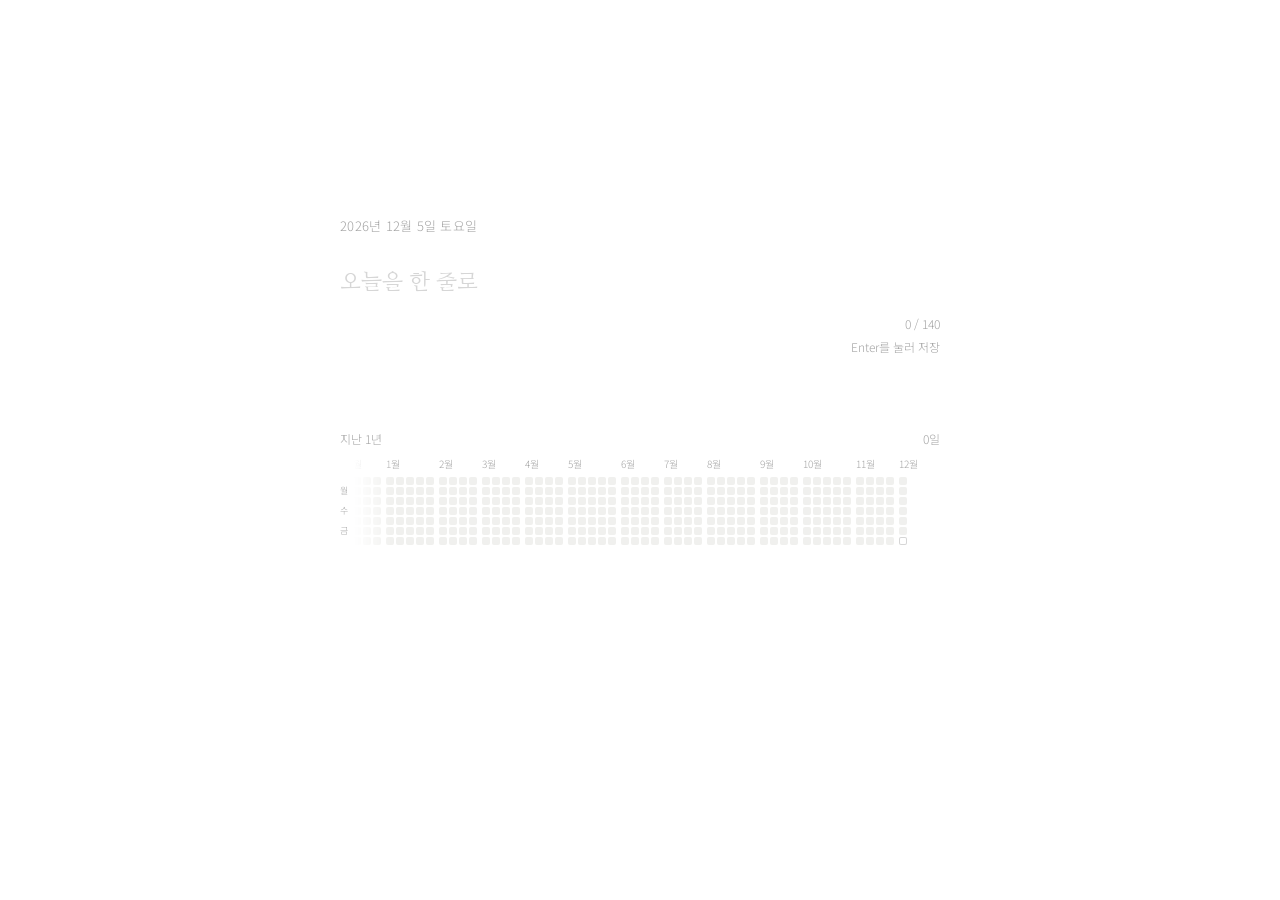
<file: day01/001-daily-retro/index.html>
<!doctype html>
<html lang="ko">
<head>
  <meta charset="utf-8">
  <meta name="viewport" content="width=device-width, initial-scale=1">
  <title>오늘의 한 줄</title>
  <link rel="preconnect" href="https://fonts.googleapis.com">
  <link rel="preconnect" href="https://fonts.gstatic.com" crossorigin>
  <link rel="stylesheet" href="https://fonts.googleapis.com/css2?family=Nanum+Myeongjo:wght@400;700&family=Noto+Sans+KR:wght@300;400&display=swap">
  <style>
    :root {
      --bg: #FFFFFF;
      --text: #2B2B2B;
      --meta: #A3A3A3;
      --faint: #D6D6D6;
      --cell-empty: #F0F0EE;

      --m1: #A9B4CC; --m2: #B6ACC8; --m3: #C9B9D0; --m4: #E5B9C1;
      --m5: #B7CDB4; --m6: #A8C8C2; --m7: #A3C3CE; --m8: #AEC4D9;
      --m9: #DCCA9F; --m10: #D8B198; --m11: #C6AB9E; --m12: #AAB4BC;

      --serif: "Nanum Myeongjo", "AppleMyungjo", "Batang", serif;
      --sans: "Noto Sans KR", -apple-system, "Apple SD Gothic Neo", "Malgun Gothic", sans-serif;

      --cell: 8px;
      --gap: 2px;
      --radius: 2px;
      --label-h: 16px;
    }

    * { box-sizing: border-box; }
    html, body { margin: 0; }
    body {
      background: var(--bg);
      color: var(--text);
      font-family: var(--sans);
      font-weight: 300;
      font-size: 14px;
      line-height: 1.7;
      padding-left: max(24px, env(safe-area-inset-left, 0px));
      padding-right: max(24px, env(safe-area-inset-right, 0px));
    }
    button { font: inherit; color: inherit; background: none; border: 0; padding: 0; cursor: pointer; }
    .visually-hidden {
      position: absolute; width: 1px; height: 1px; overflow: hidden;
      clip: rect(0 0 0 0); white-space: nowrap;
    }

    /* 날짜, 입력창, 잔디를 한 덩어리로 세로 가운데보다 살짝 위에 둔다 */
    main {
      max-width: 600px;
      margin: 0 auto;
      min-height: 100vh;
      display: flex;
      flex-direction: column;
      justify-content: center;
      padding-block: 48px 14vh;
    }

    /* 날짜 */
    .date { font-size: 13px; color: var(--meta); letter-spacing: .02em; display: flex; gap: 14px; align-items: baseline; }
    .date button { color: var(--meta); }
    .date button:hover { color: var(--text); }
    .date button:focus-visible { outline: 1px solid var(--text); outline-offset: 3px; }

    /* 입력창 */
    form { margin-top: 28px; }
    #line {
      width: 100%;
      display: block;
      font: 400 22px/1.6 var(--serif);
      color: var(--text);
      background: transparent;
      border: 0; outline: none; padding: 0;
      resize: none; overflow: hidden;
      caret-color: var(--text);
    }
    #line::placeholder { color: var(--faint); }

    .below { margin-top: 14px; display: flex; justify-content: flex-end; font-size: 12px; color: var(--meta); min-height: 1.7em; }
    .right { display: flex; flex-direction: column; align-items: flex-end; gap: 2px; }
    .counter { font-variant-numeric: tabular-nums; opacity: 0; transition: opacity .3s, color .3s; }
    form:focus-within .counter, .counter.show { opacity: 1; }
    .counter.near { color: var(--text); }

    /* 안내와 결과 문구는 같은 자리에 겹쳐 둔다 */
    .slot { display: grid; justify-items: end; }
    .slot > * { grid-area: 1 / 1; }
    .hint { color: var(--meta); }
    .hint:hover { text-decoration: underline; text-underline-offset: 3px; }
    .hint:focus-visible { outline: 1px solid var(--text); outline-offset: 3px; }
    /* 자리를 비워 두고 숨겨서, 나타날 때 아래 잔디가 밀리지 않게 한다 */
    .hint.off { visibility: hidden; }
    form:focus-within .hint.off { visibility: visible; }
    .hint.hide { opacity: 0; }
    .hint .touch { display: none; }
    @media (pointer: coarse) {
      .hint .key { display: none; }
      .hint .touch { display: inline; }
    }
    .status { color: var(--text); opacity: 0; transition: opacity .4s; pointer-events: none; }
    .status.show { opacity: 1; }

    /* 잔디 */
    .grass { margin-top: 72px; }
    .grass-head { display: flex; justify-content: space-between; align-items: baseline; margin-bottom: 10px; font-size: 12px; color: var(--meta); }
    .count { font-variant-numeric: tabular-nums; }

    .cal { display: flex; gap: 6px; }
    .weekdays {
      display: grid;
      grid-template-rows: repeat(7, var(--cell));
      gap: var(--gap);
      padding-top: calc(var(--label-h) + var(--gap));
      font-size: 9px;
      line-height: var(--cell);
      color: var(--meta);
      flex: none;
    }
    .scroller { overflow-x: auto; scrollbar-width: none; min-width: 0; padding-bottom: 2px; }
    .scroller::-webkit-scrollbar { display: none; }
    /* 왼쪽에 칸이 더 있으면 왼쪽 끝을 흐리게 해서 밀어 볼 수 있다는 걸 보여 준다 */
    .scroller.more-left {
      -webkit-mask-image: linear-gradient(to right, transparent 0, #000 40px);
      mask-image: linear-gradient(to right, transparent 0, #000 40px);
    }
    .weeks { display: flex; gap: var(--gap); width: max-content; }
    .week { display: grid; grid-template-rows: var(--label-h) repeat(7, var(--cell)); gap: var(--gap); }
    .week.month-start { margin-left: 3px; }
    .month-label { font-size: 10px; line-height: 1; color: var(--meta); white-space: nowrap; width: 0; overflow: visible; }

    .cell {
      width: var(--cell); height: var(--cell);
      display: grid; place-items: center;
      border-radius: var(--radius);
    }
    .cell .mark { width: var(--cell); height: var(--cell); border-radius: var(--radius); background: var(--cell-empty); display: block; }
    .cell.on .mark { background: var(--c); opacity: var(--o); transform: rotate(var(--rot)); }
    .cell.today:not(.on) .mark { background: transparent; box-shadow: inset 0 0 0 1px var(--faint); }
    .cell.selected { outline: 1px solid var(--text); outline-offset: 1px; }
    .cell:focus-visible { outline: 1px solid var(--text); outline-offset: 1px; }
    .cell.on.fresh .mark { animation: fill .7s ease-out both; }
    @keyframes fill { from { opacity: 0; } to { opacity: var(--o); } }
    @media (prefers-reduced-motion: reduce) {
      .cell.on.fresh .mark { animation: none; }
    }

    .peek { margin-top: 12px; min-height: 3.4em; }
    .peek .peek-date { font-size: 12px; color: var(--meta); }
    .peek .peek-text { font: 400 15px/1.6 var(--serif); overflow-wrap: anywhere; }
    .peek .peek-text.empty { font: 300 13px var(--sans); color: var(--faint); }

    /* 1년이 다 들어가지 않는 화면에서는 칸을 키우고 가로 스크롤로 보여 준다 */
    @media (max-width: 640px) {
      :root { --cell: 10px; --gap: 3px; --radius: 2.5px; }
    }
    @media (max-width: 520px) {
      main { padding-block: 40px 10vh; }
      #line { font-size: 19px; }
      .grass { margin-top: 56px; }
    }
  </style>
</head>
<body>
  <main>
    <div class="date">
      <span id="date"></span>
      <button type="button" id="back" hidden>오늘로</button>
    </div>

    <form id="form" autocomplete="off">
      <label for="line" class="visually-hidden">한 줄 회고</label>
      <textarea id="line" rows="1" maxlength="140" enterkeyhint="done" placeholder="오늘을 한 줄로"></textarea>
      <div class="below">
        <span class="right">
          <span class="counter" id="counter">0 / 140</span>
          <span class="slot">
            <button class="hint off" type="submit" id="hint"><span class="key">Enter</span><span class="touch">완료</span>를 눌러 <span id="verb">저장</span></button>
            <span class="status" id="status" aria-live="polite"></span>
          </span>
        </span>
      </div>
    </form>

    <section class="grass" aria-label="지난 1년">
      <div class="grass-head"><span>지난 1년</span><span class="count" id="count"></span></div>
      <div class="cal">
        <div class="weekdays" aria-hidden="true">
          <span></span><span>월</span><span></span><span>수</span><span></span><span>금</span><span></span>
        </div>
        <div class="scroller" id="scroller"><div class="weeks" id="weeks"></div></div>
      </div>
      <div class="peek" id="peek" aria-live="polite"></div>
    </section>
  </main>

  <script>
    (function () {
      "use strict";

      var STORAGE_KEY = "daily-retro:v1";
      var MAX = 140;
      var WEEKDAY = ["일요일", "월요일", "화요일", "수요일", "목요일", "금요일", "토요일"];

      var $ = function (id) { return document.getElementById(id); };
      var input = $("line");
      var form = $("form");

      // ---- 날짜 ----

      function pad(n) { return String(n).padStart(2, "0"); }

      // toISOString()은 UTC 기준이라 쓰지 않고 로컬 날짜로 조립한다
      function keyOf(d) {
        return d.getFullYear() + "-" + pad(d.getMonth() + 1) + "-" + pad(d.getDate());
      }

      function parseKey(k) {
        var p = k.split("-");
        return new Date(+p[0], +p[1] - 1, +p[2]);
      }

      function formatLong(d) {
        return d.getFullYear() + "년 " + (d.getMonth() + 1) + "월 " + d.getDate() + "일 " + WEEKDAY[d.getDay()];
      }

      function formatShort(d) {
        return (d.getMonth() + 1) + "월 " + d.getDate() + "일";
      }

      // 로컬 시간대 오프셋이 붙은 ISO 문자열 (예: 2026-10-14T16:10:00+09:00)
      function localISO(d) {
        var off = -d.getTimezoneOffset();
        var sign = off >= 0 ? "+" : "-";
        off = Math.abs(off);
        return keyOf(d) + "T" + pad(d.getHours()) + ":" + pad(d.getMinutes()) + ":" + pad(d.getSeconds()) +
          sign + pad(Math.floor(off / 60)) + ":" + pad(off % 60);
      }

      // ---- 저장소 ----

      function load() {
        try {
          var data = JSON.parse(localStorage.getItem(STORAGE_KEY));
          return data && typeof data === "object" && !Array.isArray(data) ? data : {};
        } catch (e) {
          return {};
        }
      }

      function persist() {
        try {
          localStorage.setItem(STORAGE_KEY, JSON.stringify(entries));
          return true;
        } catch (e) {
          return false;
        }
      }

      function textOf(k) {
        return entries[k] ? entries[k].text : "";
      }

      // ---- 상태 ----

      var entries = load();
      var todayKey = keyOf(new Date());
      var selected = todayKey;
      var cells = {};
      var pendingSave = false;
      var statusTimer = null;

      // ---- 잔디 ----

      // 날짜 문자열 해시. 칸마다 기울기와 진하기를 정하는 데 쓴다
      function hash(s) {
        var h = 2166136261;
        for (var i = 0; i < s.length; i++) {
          h ^= s.charCodeAt(i);
          h = Math.imul(h, 16777619);
        }
        return h >>> 0;
      }

      function buildGrass() {
        var weeks = $("weeks");
        weeks.textContent = "";
        cells = {};

        var today = parseKey(todayKey);
        // 마지막 열은 오늘이 속한 주이고, 그 앞으로 52주를 더 그린다
        var start = new Date(today);
        start.setDate(start.getDate() - today.getDay() - 52 * 7);

        var days = [];
        for (var d = new Date(start); d <= today; d.setDate(d.getDate() + 1)) {
          days.push(new Date(d));
        }

        var lastLabelWeek = -10;
        for (var w = 0; w * 7 < days.length; w++) {
          var slice = days.slice(w * 7, w * 7 + 7);
          var col = document.createElement("div");
          col.className = "week";

          var first = null;
          for (var i = 0; i < slice.length; i++) {
            if (slice[i].getDate() === 1) { first = slice[i]; break; }
          }
          if (first && w > 0) col.classList.add("month-start");

          // 월 이름은 1일이 들어 있는 열 위에 쓴다. 첫 열은 다음 달 이름과 겹치지 않을 때만 쓴다
          var label = document.createElement("span");
          label.className = "month-label";
          var labelDate = first || (w === 0 ? slice[0] : null);
          if (labelDate && w - lastLabelWeek >= 3) {
            // 첫 열이 달 중간에서 시작하면, 다음 달 이름과 3열 이상 떨어질 때만 쓴다
            if (w === 0 && !first) {
              var d0 = slice[0];
              var daysInMonth = new Date(d0.getFullYear(), d0.getMonth() + 1, 0).getDate();
              if (daysInMonth - d0.getDate() < 20) labelDate = null;
            }
            if (labelDate) {
              label.textContent = (labelDate.getMonth() + 1) + "월";
              lastLabelWeek = w;
            }
          }
          col.appendChild(label);

          slice.forEach(function (day) { col.appendChild(makeCell(day)); });
          weeks.appendChild(col);
        }

        Object.keys(cells).forEach(function (k) { paint(k, false); });
      }

      function makeCell(day) {
        var k = keyOf(day);
        var h = hash(k);
        var cell = document.createElement("button");
        cell.type = "button";
        cell.className = "cell" + (k === todayKey ? " today" : "");
        cell.style.setProperty("--c", "var(--m" + (day.getMonth() + 1) + ")");
        cell.style.setProperty("--rot", ((h >> 3) % 3) - 1 + "deg");
        cell.style.setProperty("--o", (0.9 + ((h >> 8) % 11) / 100).toFixed(2));

        var mark = document.createElement("span");
        mark.className = "mark";
        cell.appendChild(mark);

        cell.addEventListener("mouseenter", function () { peek(k); });
        cell.addEventListener("focus", function () { peek(k); });
        cell.addEventListener("click", function () { select(k); });

        cells[k] = cell;
        return cell;
      }

      function paint(k, fresh) {
        var cell = cells[k];
        if (!cell) return;
        var on = !!entries[k];
        cell.classList.toggle("on", on);
        cell.classList.remove("fresh");
        if (on && fresh) {
          void cell.offsetWidth; // 애니메이션을 다시 재생하려고 reflow를 일으킨다
          cell.classList.add("fresh");
        }
        cell.setAttribute("aria-label", formatShort(parseKey(k)) + ", " + (on ? entries[k].text : "회고 없음"));
      }

      function peek(k) {
        var box = $("peek");
        box.textContent = "";
        var date = document.createElement("div");
        date.className = "peek-date";
        date.textContent = formatShort(parseKey(k)) + (k === todayKey ? " · 오늘" : "");
        var text = document.createElement("div");
        text.className = "peek-text" + (entries[k] ? "" : " empty");
        text.textContent = entries[k] ? entries[k].text : "비어 있는 날";
        box.appendChild(date);
        box.appendChild(text);
      }

      function renderCount() {
        var n = 0;
        Object.keys(entries).forEach(function (k) { if (cells[k]) n++; });
        $("count").textContent = n + "일";
      }

      // ---- 입력 영역 ----

      function renderEntry() {
        $("date").textContent = formatLong(parseKey(selected));
        $("back").hidden = selected === todayKey;
        input.value = textOf(selected);
        input.placeholder = selected === todayKey ? "오늘을 한 줄로" : "이날을 한 줄로";
        Object.keys(cells).forEach(function (k) {
          cells[k].classList.toggle("selected", k === selected && k !== todayKey);
        });
        refresh();
      }

      function select(k) {
        selected = k;
        renderEntry();
        input.focus();
      }

      function isDirty() {
        return input.value.trim() !== textOf(selected);
      }

      // 입력창 높이, 글자 수, 안내 문구를 지금 내용에 맞춘다
      function refresh() {
        input.style.height = "auto";
        input.style.height = input.scrollHeight + "px";

        var n = input.value.length;
        var counter = $("counter");
        counter.textContent = n + " / " + MAX;
        counter.classList.toggle("near", n >= MAX - 20);
        counter.classList.toggle("show", n >= MAX - 20);

        $("hint").classList.toggle("off", !isDirty());
        // 새로 쓰면 저장, 이미 쓴 날을 고치면 수정, 다 지우면 삭제
        $("verb").textContent = !entries[selected] ? "저장" : (input.value.trim() ? "수정" : "삭제");
      }

      function showStatus(msg) {
        var status = $("status");
        var hint = $("hint");
        clearTimeout(statusTimer);
        status.textContent = msg;
        status.classList.add("show");
        hint.classList.add("hide");
        statusTimer = setTimeout(function () {
          status.classList.remove("show");
          hint.classList.remove("hide");
        }, 1800);
      }

      function save() {
        if (!isDirty()) return;

        var text = input.value.trim();
        var had = !!entries[selected];
        var prev = entries[selected];

        if (text) entries[selected] = { text: text, updatedAt: localISO(new Date()) };
        else delete entries[selected];

        if (!persist()) {
          // 저장하지 못했으면 메모리 상태도 되돌린다
          if (prev) entries[selected] = prev; else delete entries[selected];
          showStatus("저장하지 못했어요");
          return;
        }

        paint(selected, !!text);
        renderCount();
        showStatus(!text ? "삭제했어요" : (had ? "수정했어요" : "저장했어요"));
        input.value = text;
        refresh();
        input.blur();
        peek(selected);
      }

      input.addEventListener("input", function () {
        // 한 줄 회고라 줄바꿈은 받지 않는다 (붙여넣기 포함)
        if (/[\r\n]/.test(input.value)) input.value = input.value.replace(/[\r\n]+/g, " ");
        refresh();
      });

      // 한글 조합 중 Enter는 브라우저마다 이벤트 순서가 달라서,
      // 조합 중이면 표시만 해 두고 조합이 끝난 뒤 저장한다. save()는 여러 번 불려도 결과가 같다.
      input.addEventListener("keydown", function (e) {
        if (e.key !== "Enter") return;
        e.preventDefault();
        if (e.isComposing) { pendingSave = true; return; }
        save();
      });

      input.addEventListener("compositionend", function () {
        if (!pendingSave) return;
        pendingSave = false;
        setTimeout(save, 0);
      });

      form.addEventListener("submit", function (e) {
        e.preventDefault();
        save();
      });

      $("back").addEventListener("click", function () { select(todayKey); });

      $("scroller").addEventListener("mouseleave", function () { $("peek").textContent = ""; });

      window.addEventListener("resize", function () {
        refresh();
        scrollToToday();
      });

      // ---- 가로 스크롤 (좁은 화면) ----

      var scroller = $("scroller");

      function updateEdge() {
        scroller.classList.toggle("more-left", scroller.scrollLeft > 1);
      }

      function scrollToToday() {
        scroller.scrollLeft = scroller.scrollWidth;
        updateEdge();
      }

      scroller.addEventListener("scroll", updateEdge, { passive: true });

      // ---- 자정이 지났을 때 ----

      // 페이지를 켜 둔 채 날짜가 바뀌면, 쓰던 내용이 없을 때만 오늘 기준으로 다시 그린다
      function checkDayChange() {
        var now = keyOf(new Date());
        if (now === todayKey || isDirty()) return;
        var wasToday = selected === todayKey;
        todayKey = now;
        if (wasToday) selected = todayKey;
        buildGrass();
        renderEntry();
        renderCount();
        scrollToToday();
      }

      document.addEventListener("visibilitychange", function () {
        if (!document.hidden) checkDayChange();
      });
      window.addEventListener("focus", checkDayChange);
      setInterval(checkDayChange, 60 * 1000);

      // ---- 시작 ----

      buildGrass();
      renderEntry();
      renderCount();
      input.focus();
      requestAnimationFrame(scrollToToday);
    })();
  </script>
</body>
</html>
</file>
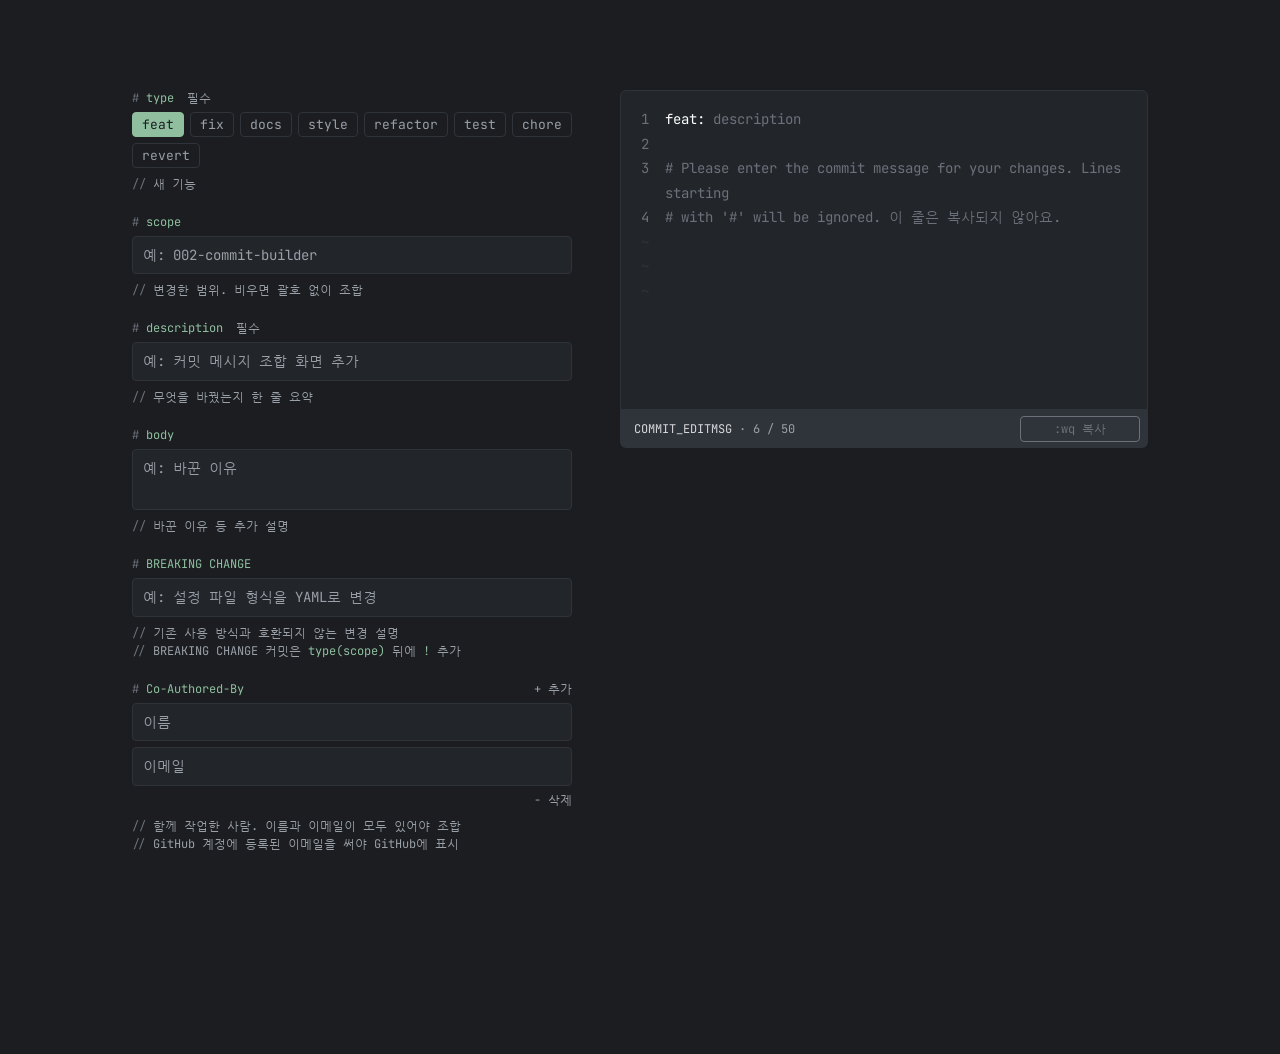
<file: day01/002-commit-builder/index.html>
<!doctype html>
<html lang="ko">
<head>
<meta charset="utf-8">
<meta name="viewport" content="width=device-width, initial-scale=1">
<title>커밋 메시지 빌더</title>
<link rel="preconnect" href="https://fonts.googleapis.com">
<link rel="preconnect" href="https://fonts.gstatic.com" crossorigin>
<link href="https://fonts.googleapis.com/css2?family=JetBrains+Mono:wght@400&family=Nanum+Gothic+Coding:wght@400&display=swap" rel="stylesheet">
<style>
  :root {
    --bg: #1B1D21;
    --panel: #22252A;
    --text: #D7D9DC;
    --title: #FFFFFF;
    --muted: #9AA0A8;
    --faint: #6B717A;
    --line: #2F333A;
    --accent: #8FBF9F;
    --warn: #E39A7F;
    --warn-bg: #4A2E27;
    --mono: "JetBrains Mono", "Nanum Gothic Coding", ui-monospace, Menlo, monospace;
  }
  * { box-sizing: border-box; }
  body { margin: 0; background: var(--bg); color: var(--text); font: 400 14px var(--mono); }
  main {
    max-width: 1080px; margin: 0 auto; padding: 10vh 32px 20vh;
    display: grid; grid-template-columns: minmax(0, 5fr) minmax(0, 6fr); gap: 48px; align-items: start;
  }

  /* 입력 영역 */
  .field { margin-bottom: 22px; }
  .label { display: block; font-size: 12px; color: var(--accent); margin-bottom: 6px; }
  .label::before { content: "# "; color: var(--faint); }
  .label em { font-style: normal; color: var(--muted); margin-left: 6px; }
  .label-row { display: flex; justify-content: space-between; align-items: baseline; margin-bottom: 6px; }
  .label-row .label { margin-bottom: 0; }
  input[type=text], textarea {
    display: block; width: 100%; border: 1px solid var(--line); border-radius: 4px; outline: 0; background: var(--panel);
    font: 400 14px/1.6 var(--mono); color: var(--text); padding: 7px 10px; caret-color: var(--accent);
  }
  input[type=text]:focus, textarea:focus { border-color: var(--muted); }
  input::placeholder, textarea::placeholder { color: var(--muted); }
  textarea { resize: none; min-height: 4.4em; field-sizing: content; }
  .types { display: flex; flex-wrap: wrap; gap: 6px; }
  .types label { cursor: pointer; }
  .types span { display: inline-block; font-size: 13px; color: var(--muted); padding: 3px 9px; border: 1px solid var(--line); border-radius: 4px; }
  .types input { position: absolute; opacity: 0; pointer-events: none; }
  .types input:checked + span { color: var(--bg); background: var(--accent); border-color: var(--accent); }
  .types input:focus-visible + span { outline: 1px dotted var(--muted); outline-offset: 2px; }
  .hint { font-size: 12px; color: var(--muted); margin-top: 8px; }
  .hint::before { content: "// "; color: var(--faint); }
  .hint + .hint { margin-top: 2px; }
  .hint code { color: var(--accent); font-family: var(--mono); }
  .coauthor { display: flex; flex-direction: column; gap: 6px; margin-bottom: 10px; }
  .coauthor button { align-self: flex-end; }
  .link { background: none; border: 0; padding: 0; font: 400 12px var(--mono); color: var(--muted); cursor: pointer; }
  .link:hover { color: var(--accent); }

  /* 미리보기 영역 */
  .preview { position: sticky; top: 10vh; }
  .editor {
    background: var(--panel); border: 1px solid var(--line); border-radius: 6px 6px 0 0; padding: 16px 0;
    font: 400 14px/1.75 var(--mono); min-height: 320px;
  }
  .row { display: flex; white-space: pre-wrap; min-height: 1.75em; }
  .no { width: 44px; flex: none; text-align: right; padding-right: 16px; color: var(--faint); user-select: none; }
  .code { padding-right: 20px; min-width: 0; overflow-wrap: anywhere; }
  .row.title .code { color: var(--title); }
  .over { color: var(--warn); background: var(--warn-bg); }
  .ph { color: var(--faint); }
  .comment .code { color: var(--faint); }
  .tilde .no { color: var(--line); }
  .status {
    display: flex; justify-content: space-between; align-items: center;
    background: var(--line); border-radius: 0 0 6px 6px; padding: 6px 8px 6px 14px; font-size: 12px; color: var(--muted);
  }
  .status .file { color: var(--text); }
  .count.over-limit { color: var(--warn); }
  .copy {
    border: 1px solid var(--accent); background: transparent; color: var(--accent); font: 400 12px var(--mono);
    padding: 4px 12px; border-radius: 4px; cursor: pointer; min-width: 120px;
  }
  .copy:hover:not(:disabled) { background: var(--accent); color: var(--bg); }
  .copy:disabled { border-color: var(--faint); color: var(--faint); cursor: default; }

  @media (max-width: 820px) {
    main { grid-template-columns: 1fr; gap: 40px; padding: 48px 16px 80px; }
    .preview { position: static; }
  }
</style>
</head>
<body>
<main>
  <form id="form" autocomplete="off" onsubmit="return false">
    <div class="field">
      <span class="label">type <em>필수</em></span>
      <div class="types" id="types"></div>
      <div class="hint" id="typeHint"></div>
    </div>
    <div class="field">
      <label class="label" for="scope">scope</label>
      <input type="text" id="scope" placeholder="예: 002-commit-builder">
      <div class="hint">변경한 범위. 비우면 괄호 없이 조합</div>
    </div>
    <div class="field">
      <label class="label" for="desc">description <em>필수</em></label>
      <input type="text" id="desc" placeholder="예: 커밋 메시지 조합 화면 추가">
      <div class="hint">무엇을 바꿨는지 한 줄 요약</div>
    </div>
    <div class="field">
      <label class="label" for="body">body</label>
      <textarea id="body" placeholder="예: 바꾼 이유"></textarea>
      <div class="hint">바꾼 이유 등 추가 설명</div>
    </div>
    <div class="field">
      <label class="label" for="breaking">BREAKING CHANGE</label>
      <input type="text" id="breaking" placeholder="예: 설정 파일 형식을 YAML로 변경">
      <div class="hint">기존 사용 방식과 호환되지 않는 변경 설명</div>
      <div class="hint">BREAKING CHANGE 커밋은 <code>type(scope)</code> 뒤에 <code>!</code> 추가</div>
    </div>
    <div class="field">
      <div class="label-row">
        <span class="label">Co-Authored-By</span>
        <button type="button" class="link" id="addCoauthor">+ 추가</button>
      </div>
      <div id="coauthors"></div>
      <div class="hint">함께 작업한 사람. 이름과 이메일이 모두 있어야 조합</div>
      <div class="hint">GitHub 계정에 등록된 이메일을 써야 GitHub에 표시</div>
    </div>
  </form>

  <section class="preview">
    <div class="editor" id="editor"></div>
    <div class="status">
      <span><span class="file">COMMIT_EDITMSG</span> · <span class="count" id="count"></span></span>
      <button type="button" class="copy" id="copy">:wq 복사</button>
    </div>
  </section>
</main>
<script>
var TYPES = [
  ["feat", "새 기능"],
  ["fix", "버그 수정"],
  ["docs", "문서만 변경"],
  ["style", "동작이 바뀌지 않는 포맷팅"],
  ["refactor", "동작을 바꾸지 않는 구조 변경"],
  ["test", "테스트 추가·수정"],
  ["chore", "의존성, 도구 설정 등 유지보수"],
  ["revert", "이전 커밋 되돌리기"]
];
var TITLE_LIMIT = 50;
var COPY_LABEL = ":wq 복사";
var GIT_COMMENTS = [
  "# Please enter the commit message for your changes. Lines starting",
  "# with '#' will be ignored. 이 줄은 복사되지 않아요."
];

var form = document.getElementById("form");
var scopeInput = document.getElementById("scope");
var descInput = document.getElementById("desc");
var bodyInput = document.getElementById("body");
var breakingInput = document.getElementById("breaking");
var coauthorList = document.getElementById("coauthors");
var editor = document.getElementById("editor");
var count = document.getElementById("count");
var copyButton = document.getElementById("copy");
var copyTimer = null;

document.getElementById("types").innerHTML = TYPES.map(function (t, i) {
  return '<label><input type="radio" name="type" value="' + t[0] + '"' + (i === 0 ? " checked" : "") +
    "><span>" + t[0] + "</span></label>";
}).join("");

function escapeHtml(s) {
  return s.replace(/[&<>"]/g, function (c) {
    return { "&": "&amp;", "<": "&lt;", ">": "&gt;", '"': "&quot;" }[c];
  });
}

function addCoauthor() {
  var pair = document.createElement("div");
  pair.className = "coauthor";
  pair.innerHTML =
    '<input type="text" class="co-name" placeholder="이름">' +
    '<input type="text" class="co-email" placeholder="이메일">' +
    '<button type="button" class="link">- 삭제</button>';
  pair.querySelector("button").addEventListener("click", function () {
    pair.remove();
    render();
  });
  coauthorList.appendChild(pair);
  return pair;
}

// 입력값을 바꾸지 않고 형식에 필요한 기호만 붙여 title, body, footer로 나눈다.
function compose() {
  var type = form.querySelector("input[name=type]:checked").value;
  var scope = scopeInput.value.trim();
  var desc = descInput.value.trim();
  var breaking = breakingInput.value.trim();
  var head = type + (scope ? "(" + scope + ")" : "") + (breaking ? "!" : "") + ": ";

  // body는 그대로 쓰고 앞뒤 빈 줄만 지운다.
  var body = bodyInput.value.replace(/^(?:[ \t]*\n)+/, "").replace(/(?:\n[ \t]*)+$/, "");
  var bodyLines = body.trim() ? body.split("\n") : [];

  var footer = [];
  if (breaking) footer.push("BREAKING CHANGE: " + breaking);
  coauthorList.querySelectorAll(".coauthor").forEach(function (pair) {
    var name = pair.querySelector(".co-name").value.trim();
    var email = pair.querySelector(".co-email").value.trim();
    if (name && email) footer.push("Co-Authored-By: " + name + " <" + email + ">");
  });

  return { type: type, head: head, desc: desc, title: head + desc, body: bodyLines, footer: footer };
}

function messageText(m) {
  var parts = [m.title];
  if (m.body.length) parts.push(m.body.join("\n"));
  if (m.footer.length) parts.push(m.footer.join("\n"));
  return parts.join("\n\n");
}

function rowHtml(no, html, cls) {
  return '<div class="row' + (cls ? " " + cls : "") + '"><span class="no">' + no + '</span><span class="code">' + html + "</span></div>";
}

function render() {
  var m = compose();
  var typeInfo = TYPES.filter(function (t) { return t[0] === m.type; })[0];
  document.getElementById("typeHint").textContent = typeInfo[1];

  // 글자 수는 check.py의 파이썬 len과 같도록 코드 포인트로 센다.
  var chars = Array.from(m.title);
  var titleHtml;
  if (m.desc) {
    titleHtml = escapeHtml(chars.slice(0, TITLE_LIMIT).join(""));
    if (chars.length > TITLE_LIMIT) {
      titleHtml += '<span class="over">' + escapeHtml(chars.slice(TITLE_LIMIT).join("")) + "</span>";
    }
  } else {
    titleHtml = escapeHtml(m.head) + '<span class="ph">description</span>';
  }

  var rows = [rowHtml(1, titleHtml, "title")];
  var lines = [];
  if (m.body.length) lines = lines.concat([""], m.body);
  if (m.footer.length) lines = lines.concat([""], m.footer);
  lines.forEach(function (line) {
    rows.push(rowHtml(rows.length + 1, escapeHtml(line)));
  });
  [""].concat(GIT_COMMENTS).forEach(function (line) {
    rows.push(rowHtml(rows.length + 1, escapeHtml(line), "comment"));
  });
  for (var i = 0; i < 3; i++) rows.push(rowHtml("~", "", "tilde"));
  editor.innerHTML = rows.join("");

  var length = m.desc ? chars.length : Array.from(m.head).length;
  count.textContent = length + " / " + TITLE_LIMIT;
  count.classList.toggle("over-limit", length > TITLE_LIMIT);
  copyButton.disabled = !m.desc;
}

function showCopyResult(text) {
  copyButton.textContent = text;
  clearTimeout(copyTimer);
  copyTimer = setTimeout(function () { copyButton.textContent = COPY_LABEL; }, 1800);
}

copyButton.addEventListener("click", function () {
  var text = messageText(compose());
  var request;
  try {
    request = navigator.clipboard.writeText(text);
  } catch (e) {
    request = Promise.reject(e);
  }
  request.then(
    function () { showCopyResult("복사했어요"); },
    function () { showCopyResult("복사하지 못했어요"); }
  );
});

// field-sizing을 지원하지 않는 브라우저에서는 body 높이를 직접 늘린다.
if (!(window.CSS && CSS.supports("field-sizing", "content"))) {
  bodyInput.addEventListener("input", function () {
    bodyInput.style.height = "auto";
    bodyInput.style.height = bodyInput.scrollHeight + 2 + "px";
  });
}

document.getElementById("addCoauthor").addEventListener("click", function () {
  addCoauthor().querySelector(".co-name").focus();
  render();
});
form.addEventListener("input", render);
form.addEventListener("change", render);

addCoauthor();
render();
</script>
</body>
</html>
</file>
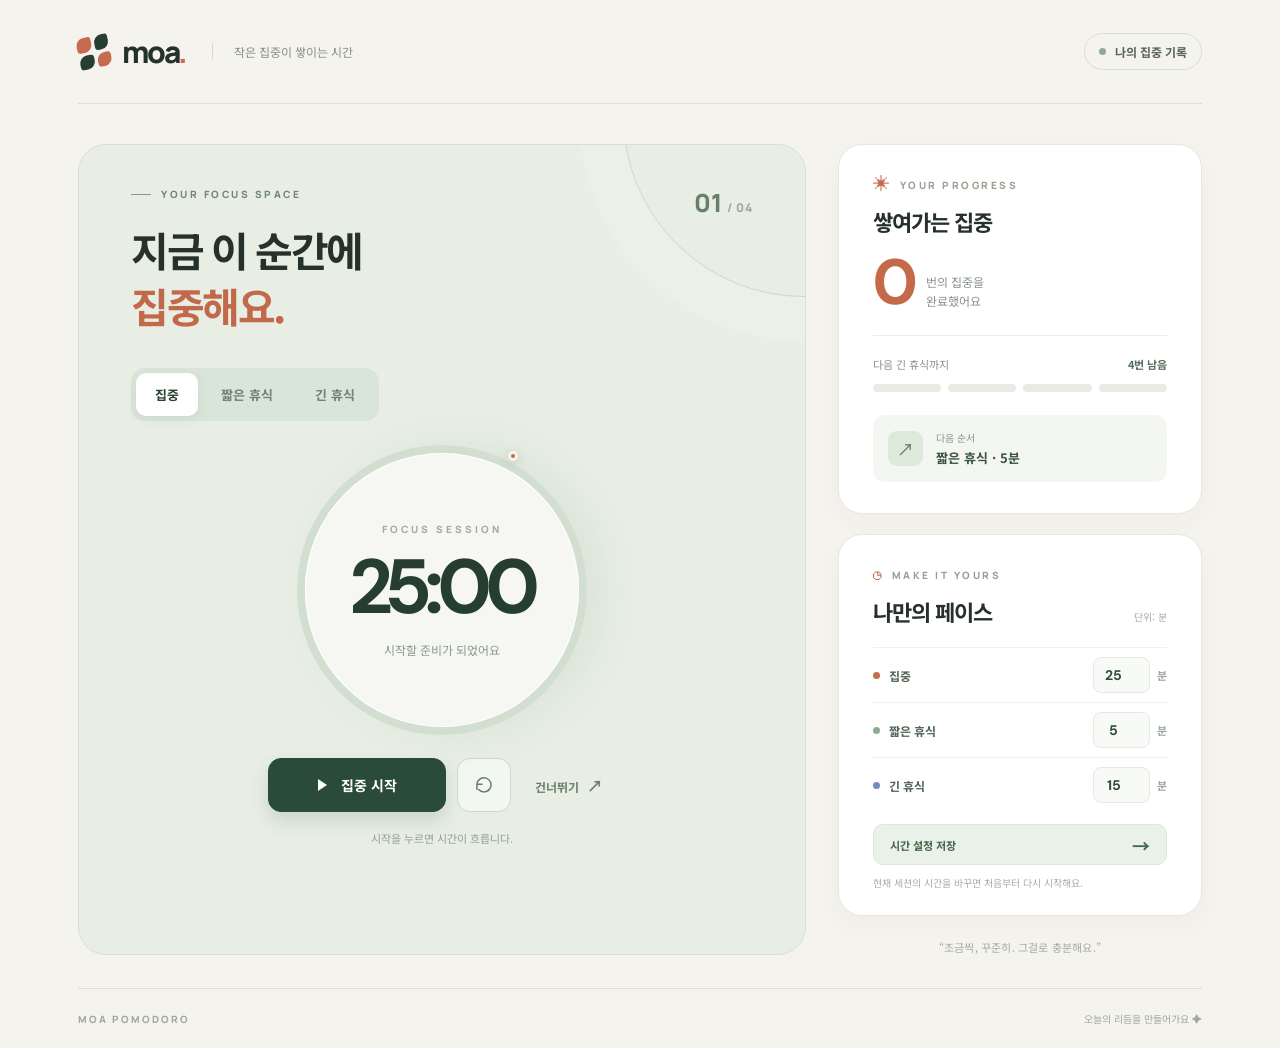
<file: day02/pomodoro-codex/index.html>
<!doctype html>
<html lang="ko">
  <head>
    <meta charset="UTF-8" />
    <meta name="viewport" content="width=device-width, initial-scale=1.0" />
    <meta name="theme-color" content="#f5f3ed" />
    <meta name="description" content="하루의 리듬을 만드는 뽀모도로 타이머, 모아." />
    <title>모아 — 집중의 리듬(Codex Pomodoro)</title>
    <link rel="preconnect" href="https://fonts.googleapis.com" />
    <link rel="preconnect" href="https://fonts.gstatic.com" crossorigin />
    <link href="https://fonts.googleapis.com/css2?family=DM+Sans:wght@400;500;600;700&family=Manrope:wght@400;500;600;700;800&family=Noto+Sans+KR:wght@400;500;600;700&display=swap" rel="stylesheet" />
    <link rel="stylesheet" href="styles.css" />
    <script src="script.js" defer></script>
  </head>
  <body>
    <div class="app-shell">
      <header class="topbar">
        <a class="brand" href="./" aria-label="모아 홈">
          <span class="brand-mark" aria-hidden="true"><span></span><span></span><span></span><span></span></span>
          <span>moa<span class="brand-period">.</span></span>
        </a>
        <span class="topbar-note">작은 집중이 쌓이는 시간</span>
        <span class="today-pill"><span class="today-dot"></span><span id="today-label">나의 집중 기록</span></span>
      </header>

      <main class="main-grid">
        <section class="timer-panel" aria-labelledby="page-title">
          <div class="panel-topline">
            <div>
              <p class="eyebrow"><span class="eyebrow-line"></span> YOUR FOCUS SPACE</p>
              <h1 id="page-title">지금 이 순간에<br /><em>집중해요.</em></h1>
            </div>
            <div class="session-index" id="session-index">01 <span>/ 04</span></div>
          </div>

          <div class="mode-switch" role="group" aria-label="세션 종류">
            <button type="button" class="mode-button active" data-mode="focus" aria-pressed="true">집중</button>
            <button type="button" class="mode-button" data-mode="short" aria-pressed="false">짧은 휴식</button>
            <button type="button" class="mode-button" data-mode="long" aria-pressed="false">긴 휴식</button>
          </div>

          <div class="timer-stage">
            <div class="timer-ring" id="timer-ring" role="progressbar" aria-label="현재 세션 진행률" aria-valuemin="0" aria-valuemax="100" aria-valuenow="0">
              <div class="timer-inner">
                <span class="timer-overline" id="timer-overline">FOCUS SESSION</span>
                <div class="time" id="time" role="timer" aria-live="off">25:00</div>
                <span class="timer-caption" id="timer-caption">시작할 준비가 되었어요</span>
              </div>
            </div>
            <div class="orbit-dot" aria-hidden="true"></div>
          </div>

          <div class="timer-actions">
            <button type="button" class="primary-button" id="primary-button"><span class="play-icon" aria-hidden="true"></span><span id="primary-label">집중 시작</span></button>
            <button type="button" class="icon-button" id="reset-button" aria-label="현재 세션 초기화" title="현재 세션 초기화">
              <svg viewBox="0 0 24 24" aria-hidden="true"><path d="M3.5 11a8.5 8.5 0 1 1 2.1 6.4M3.5 17v-6h6" /></svg>
            </button>
            <button type="button" class="text-button" id="skip-button">건너뛰기 <span aria-hidden="true">↗</span></button>
          </div>
          <p class="action-hint" id="action-hint">시작을 누르면 집중 시간이 흐릅니다.</p>
        </section>

        <aside class="side-column" aria-label="진행 상황과 설정">
          <section class="progress-card" aria-labelledby="progress-title">
            <div class="section-heading"><span class="section-symbol" aria-hidden="true">✳</span><span>YOUR PROGRESS</span></div>
            <h2 id="progress-title">쌓여가는 집중</h2>
            <div class="count-row"><strong id="completed-count">0</strong><span>번의 집중을<br />완료했어요</span></div>
            <div class="cycle-header"><span>다음 긴 휴식까지</span><strong id="cycle-text">4번 남음</strong></div>
            <div class="cycle-dots" id="cycle-dots" aria-label="긴 휴식까지의 집중 진행 상황">
              <span></span><span></span><span></span><span></span>
            </div>
            <div class="next-session"><span class="next-icon" aria-hidden="true">↗</span><div><span>다음 순서</span><strong id="next-label">짧은 휴식 · 5분</strong></div></div>
          </section>

          <section class="settings-card" aria-labelledby="settings-title">
            <div class="settings-title-row"><div><div class="section-heading"><span class="section-symbol" aria-hidden="true">◷</span><span>MAKE IT YOURS</span></div><h2 id="settings-title">나만의 페이스</h2></div><span class="settings-unit">단위: 분</span></div>
            <form id="settings-form">
              <label class="setting-row"><span><span class="setting-dot focus-dot"></span>집중</span><span class="input-wrap"><input id="focus-minutes" name="focus" type="number" min="1" max="180" step="1" inputmode="numeric" required aria-label="집중 시간(분)" /><span>분</span></span></label>
              <label class="setting-row"><span><span class="setting-dot short-dot"></span>짧은 휴식</span><span class="input-wrap"><input id="short-minutes" name="short" type="number" min="1" max="180" step="1" inputmode="numeric" required aria-label="짧은 휴식 시간(분)" /><span>분</span></span></label>
              <label class="setting-row"><span><span class="setting-dot long-dot"></span>긴 휴식</span><span class="input-wrap"><input id="long-minutes" name="long" type="number" min="1" max="180" step="1" inputmode="numeric" required aria-label="긴 휴식 시간(분)" /><span>분</span></span></label>
              <button class="save-button" type="submit">시간 설정 저장 <span aria-hidden="true">→</span></button>
              <p class="settings-hint">현재 세션의 시간을 바꾸면 처음부터 다시 시작해요.</p>
            </form>
          </section>
          <p class="side-quote">“조금씩, 꾸준히. 그걸로 충분해요.”</p>
        </aside>
      </main>
      <footer class="footer"><span>MOA POMODORO</span><span>오늘의 리듬을 만들어가요 <span aria-hidden="true">✦</span></span></footer>
    </div>
    <div class="toast" id="toast" role="status" aria-live="polite" aria-atomic="true"></div>
    <div class="sr-only" id="announcement" role="alert" aria-live="assertive" aria-atomic="true"></div>
  </body>
</html>
</file>
<file: day02/pomodoro-codex/styles.css>
:root{font-family:"Noto Sans KR",sans-serif;color:#27312c;background:#f5f3ed;font-synthesis:none}*{box-sizing:border-box}body{margin:0;min-width:320px}button,input{font:inherit}button{cursor:pointer}button:focus-visible,input:focus-visible,a:focus-visible{outline:3px solid #c36143;outline-offset:3px}.app-shell{max-width:1440px;margin:auto;padding:0 6.1%}.topbar{height:104px;display:flex;align-items:center;border-bottom:1px solid #deded4;gap:22px}.brand{display:inline-flex;align-items:center;gap:12px;color:#25322c;text-decoration:none;font:800 30px/1 "Manrope",sans-serif;letter-spacing:-2.2px}.brand-period{color:#c66b4e}.brand-mark{width:32px;height:32px;display:grid;grid-template-columns:1fr 1fr;gap:3px;transform:rotate(-12deg)}.brand-mark span{background:#c66b4e;border-radius:8px 3px 8px 3px}.brand-mark span:nth-child(2),.brand-mark span:nth-child(3){background:#273e33}.topbar-note{font-size:12px;color:#899087;border-left:1px solid #d6d8ce;padding-left:21px;margin-left:4px}.today-pill{margin-left:auto;display:flex;align-items:center;gap:9px;padding:9px 14px;border:1px solid #d9ded3;border-radius:100px;color:#59665b;font-size:12px;font-weight:700}.today-dot{height:7px;width:7px;border-radius:50%;background:#90a990}.main-grid{display:grid;grid-template-columns:minmax(0,1.4fr) minmax(310px,.7fr);gap:32px;padding:40px 0 33px}.timer-panel{position:relative;min-width:0;background:#e8eee4;border:1px solid #d6dfd3;border-radius:28px;padding:42px 52px 30px;overflow:hidden}.timer-panel:before{content:"";position:absolute;width:360px;height:360px;right:-180px;top:-210px;border:1px solid #cbd8ca;border-radius:50%;box-shadow:0 0 0 44px rgba(255,255,255,.09),0 0 0 88px rgba(255,255,255,.08)}.panel-topline{display:flex;justify-content:space-between;align-items:start;position:relative}.eyebrow,.section-heading{font:800 10px/1.4 "Manrope",sans-serif;letter-spacing:2.5px;color:#738676}.eyebrow{display:flex;align-items:center;gap:10px;margin:0 0 20px}.eyebrow-line{width:20px;height:1px;background:#839c84}h1{font-size:clamp(29px,3.2vw,46px);line-height:1.37;letter-spacing:-2.4px;margin:0;font-weight:700}h1 em{font-style:normal;color:#c3694b}.session-index{font:800 25px/1 "Manrope",sans-serif;color:#67806b;margin-top:3px;white-space:nowrap}.session-index span{font-size:12px;color:#9dac9b;letter-spacing:1px}.mode-switch{display:inline-flex;position:relative;gap:4px;margin-top:35px;background:#dae5d9;padding:5px;border-radius:14px}.mode-button{border:0;background:transparent;color:#728273;padding:12px 19px;border-radius:10px;font-size:13px;font-weight:700;transition:background .2s,color .2s,box-shadow .2s}.mode-button:hover{color:#2b4736}.mode-button.active{color:#294332;background:#fff;box-shadow:0 3px 12px #375b3614}.timer-stage{height:337px;display:flex;align-items:center;justify-content:center;position:relative}.timer-ring{--progress:0%;width:290px;height:290px;border-radius:50%;display:grid;place-items:center;background:conic-gradient(#c56a4c var(--progress),#d2dfd0 0);transform:rotate(-90deg);box-shadow:0 18px 38px #60806b17}.timer-inner{width:calc(100% - 16px);height:calc(100% - 16px);border-radius:50%;background:#f6f7f2;display:flex;flex-direction:column;align-items:center;justify-content:center;transform:rotate(90deg);box-shadow:inset 0 0 0 1px #fff}.timer-overline{font:800 10px "Manrope",sans-serif;letter-spacing:3px;color:#9fae9f;margin-bottom:13px}.time{font:700 clamp(57px,6vw,80px)/1 "DM Sans",sans-serif;letter-spacing:-5px;font-variant-numeric:tabular-nums;color:#253e30}.timer-caption{font-size:12px;color:#8b9b8b;margin-top:16px}.orbit-dot{position:absolute;top:30px;left:calc(50% + 66px);width:10px;height:10px;background:#c46a4b;border:3px solid #f4f4ee;border-radius:50%;box-shadow:0 2px 8px #86948a50}.timer-actions{display:flex;align-items:center;justify-content:center;gap:11px}.primary-button{min-width:178px;height:54px;padding:0 25px;display:inline-flex;justify-content:center;align-items:center;gap:14px;background:#294b37;color:#fff;border:1px solid #294b37;border-radius:13px;font-size:14px;font-weight:700;box-shadow:0 9px 18px #294b3726;transition:transform .2s,background .2s}.primary-button:hover{background:#356446;transform:translateY(-2px)}.play-icon{width:0;height:0;border-top:6px solid transparent;border-bottom:6px solid transparent;border-left:9px solid currentColor}.primary-button.is-running .play-icon{width:10px;height:12px;border:0;border-left:3px solid currentColor;border-right:3px solid currentColor}.icon-button{height:54px;width:54px;border:1px solid #cbdbc9;border-radius:13px;background:#f3f7f1;color:#667e69;display:grid;place-items:center}.icon-button:hover,.text-button:hover{background:#e0eadd;color:#294b37}.icon-button svg{width:20px;height:20px;fill:none;stroke:currentColor;stroke-width:1.8;stroke-linecap:round;stroke-linejoin:round}.text-button{border:0;background:transparent;border-radius:10px;padding:12px 13px;color:#69816c;font-size:12px;font-weight:700;white-space:nowrap}.text-button span{font-size:16px;margin-left:5px}.action-hint{text-align:center;font-size:11px;color:#92a293;margin:18px 0 0;min-height:17px}.side-column{display:flex;flex-direction:column;gap:20px}.progress-card,.settings-card{background:#fff;border:1px solid #e7e7df;border-radius:24px;padding:31px 34px;box-shadow:0 9px 25px #343b2f08}.section-heading{display:flex;align-items:center;gap:10px;color:#9a9f91}.section-symbol{font-family:sans-serif;font-size:17px;color:#c36a4e;letter-spacing:0;line-height:1}h2{font-size:22px;letter-spacing:-1px;margin:12px 0 0}.count-row{display:flex;align-items:end;gap:13px;padding:15px 0 22px;border-bottom:1px solid #ebede7}.count-row strong{font:700 64px/.96 "DM Sans",sans-serif;letter-spacing:-4px;color:#c46a4b}.count-row span{font-size:12px;line-height:1.55;color:#899488;padding-bottom:3px}.cycle-header{display:flex;justify-content:space-between;margin-top:20px;font-size:11px;color:#899488}.cycle-header strong{color:#596d5d;font-weight:700}.cycle-dots{display:grid;grid-template-columns:repeat(4,1fr);gap:7px;margin-top:12px}.cycle-dots span{height:8px;border-radius:6px;background:#e7ebe4}.cycle-dots span.filled{background:#c56b4d}.next-session{display:flex;align-items:center;gap:13px;background:#f4f6f1;border-radius:12px;margin-top:23px;padding:15px}.next-icon{display:grid;place-items:center;height:35px;width:35px;border-radius:9px;background:#dde9db;color:#54765a;font-size:17px}.next-session div{display:flex;flex-direction:column;gap:3px}.next-session div span{font-size:10px;color:#899787}.next-session strong{font-size:13px;color:#3b5542}.settings-card{padding-bottom:25px}.settings-title-row{display:flex;align-items:end;justify-content:space-between}.settings-unit{font-size:10px;color:#a5aca2;padding-bottom:3px}.settings-card form{margin-top:20px}.setting-row{display:flex;align-items:center;justify-content:space-between;padding:9px 0;border-top:1px solid #f0f1ec;font-size:12px;font-weight:700;color:#536457}.setting-row>span:first-child{display:flex;align-items:center;gap:9px}.setting-dot{width:7px;height:7px;border-radius:50%}.focus-dot{background:#c76d4d}.short-dot{background:#8bab93}.long-dot{background:#748dba}.input-wrap{display:flex;align-items:center;gap:7px;color:#9da99d;font-size:11px}.input-wrap input{width:57px;height:36px;border:1px solid #e5e9e2;border-radius:8px;background:#f8faf7;text-align:center;color:#314d39;font:700 14px "DM Sans",sans-serif}.input-wrap input:focus{background:#fff}.save-button{margin-top:12px;width:100%;height:41px;display:flex;align-items:center;justify-content:space-between;padding:0 16px;border:1px solid #dce7db;border-radius:10px;background:#eaf1e8;color:#45674b;font-size:11px;font-weight:700}.save-button:hover{background:#dcebd9}.save-button span{font-size:18px}.settings-hint{font-size:10px;line-height:1.5;color:#a7afa4;margin:10px 0 0}.side-quote{margin:3px 0 0;text-align:center;color:#a5aca0;font-size:11px;letter-spacing:.2px}.footer{border-top:1px solid #deded4;min-height:60px;display:flex;align-items:center;justify-content:space-between;color:#a1a99e;font-size:10px}.footer>span:first-child{font:800 10px "Manrope",sans-serif;letter-spacing:2px}.toast{position:fixed;z-index:10;left:50%;bottom:24px;transform:translate(-50%,20px);background:#294b37;color:#fff;border-radius:14px;padding:14px 20px;box-shadow:0 12px 28px #20392839;font-size:13px;opacity:0;pointer-events:none;transition:opacity .2s,transform .2s;max-width:calc(100vw - 32px);text-align:center}.toast.show{opacity:1;transform:translate(-50%,0)}.sr-only{position:absolute;width:1px;height:1px;padding:0;margin:-1px;overflow:hidden;clip:rect(0,0,0,0);white-space:nowrap;border:0}body[data-mode="short"] .timer-ring{background:conic-gradient(#75a486 var(--progress),#d2dfd0 0)}body[data-mode="long"] .timer-ring{background:conic-gradient(#748dba var(--progress),#d2dfd0 0)}body[data-mode="short"] .timer-overline,body[data-mode="short"] h1 em{color:#6b9a7b}body[data-mode="long"] .timer-overline,body[data-mode="long"] h1 em{color:#6c87b4}@media(max-width:1000px){.app-shell{padding:0 4%}.main-grid{gap:20px;grid-template-columns:minmax(0,1.15fr) minmax(280px,.85fr)}.timer-panel{padding:35px 28px 27px}.progress-card,.settings-card{padding:25px}}@media(max-width:750px){.app-shell{padding:0 18px}.topbar{height:72px}.topbar-note{display:none}.main-grid{grid-template-columns:1fr;padding:20px 0;gap:16px}.timer-panel{padding:26px 22px 25px;border-radius:22px}.eyebrow{margin-bottom:12px}h1{font-size:32px}.mode-switch{display:flex;margin-top:25px}.mode-button{flex:1;padding:11px 7px;font-size:12px}.timer-stage{height:310px}.timer-ring{width:270px;height:270px}.timer-actions{gap:7px}.primary-button{flex:1;min-width:0}.text-button{padding:10px 4px}.progress-card,.settings-card{padding:25px}.side-quote{margin:3px 0 8px}.footer{min-height:62px}}@media(max-width:390px){.timer-panel{padding:25px 17px}.timer-stage{height:290px}.timer-ring{width:250px;height:250px}.time{font-size:64px}.session-index{font-size:19px}.primary-button{padding:0 10px}.icon-button{width:48px;flex:none}.text-button{font-size:11px}}@media(prefers-reduced-motion:reduce){*,*:before,*:after{transition:none!important;animation:none!important;scroll-behavior:auto!important}}
</file>
